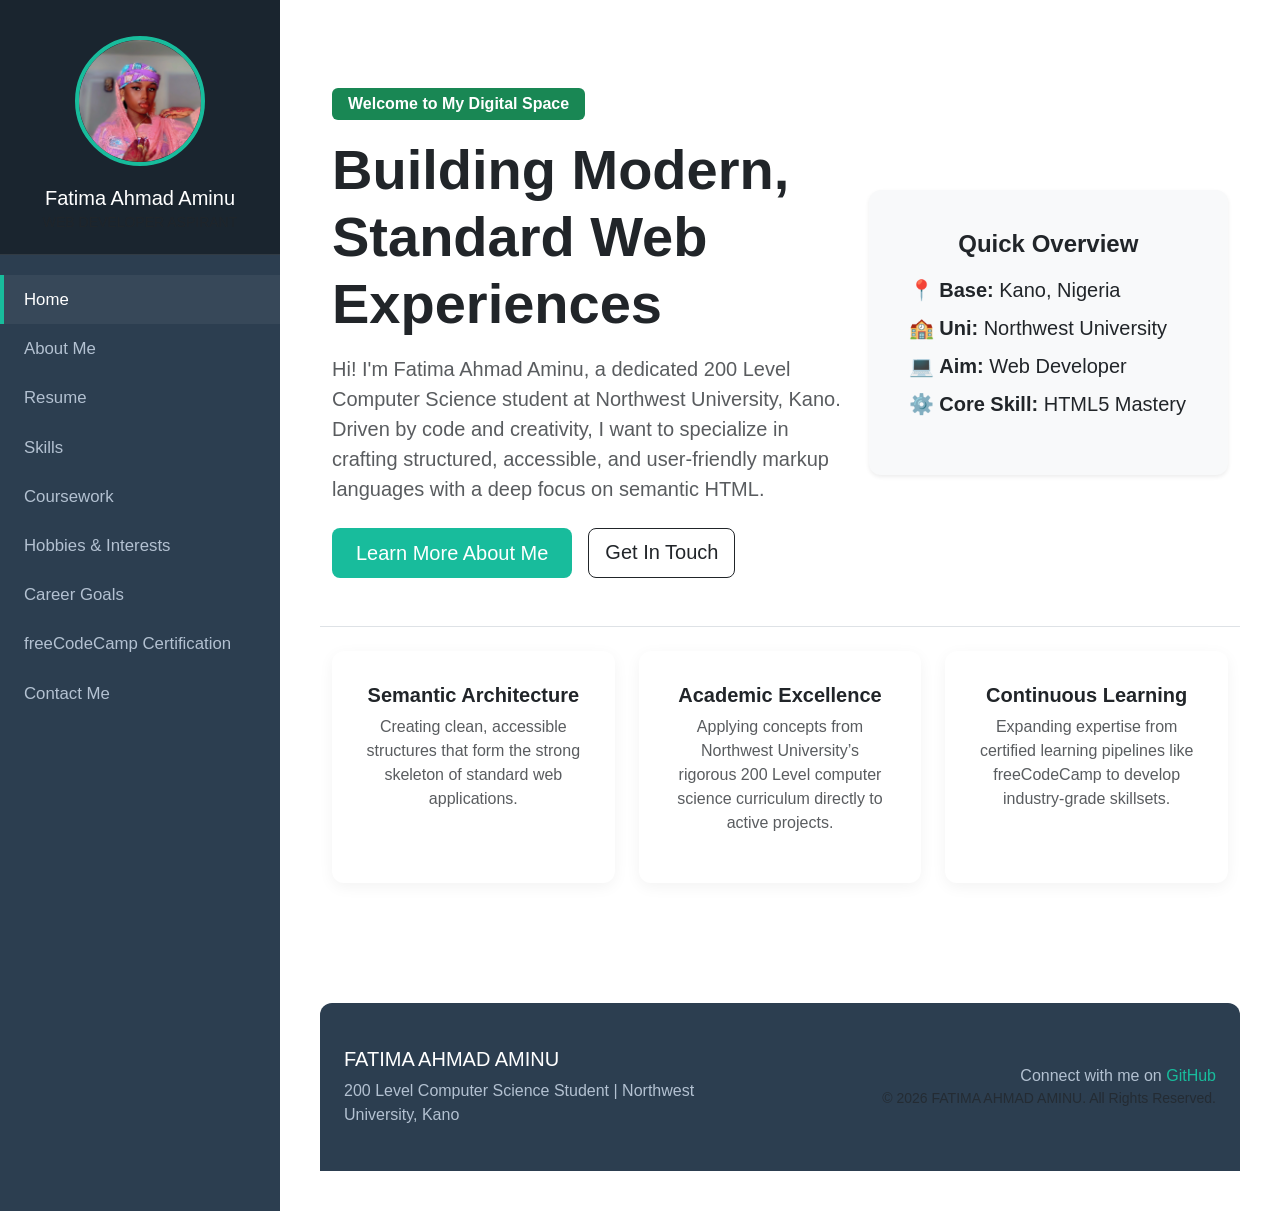
<file: index.html>
<!DOCTYPE html>
<html lang="en">
<head>
    <meta charset="UTF-8">
    <meta name="viewport" content="width=device-width, initial-scale=1.0">
    <title>FATIMA AHMAD AMINU - Professional Portfolio</title>
    <!-- Bootstrap 5 CSS CDN -->
    <link href="https://cdn.jsdelivr.net/npm/bootstrap@5.3.2/dist/css/bootstrap.min.css" rel="stylesheet">
    <link rel="stylesheet" href="style.css">
    <script src="script.js" defer></script>
</head>
<body>

<div id="wrapper">
    <!-- Sidebar -->
    <nav id="sidebar">
        <div class="sidebar-header">
            <div class="profile-img-container pt-3">
                <img src="profile.jpg" alt="FATIMA AHMAD AMINU Profile Picture">
            </div>
            <h5 class="mt-2 mb-0 text-white font-weight-bold">Fatima Ahmad Aminu</h5>
            <small class="text-muted text-uppercase">Web Developer Aspirant</small>
        </div>

        <ul class="list-unstyled components">
            <li><a href="index.html">Home</a></li>
            <li><a href="about.html">About Me</a></li>
            <li><a href="resume.html">Resume</a></li>
            <li><a href="skills.html">Skills</a></li>
            <li><a href="coursework.html">Coursework</a></li>
            <li><a href="hobbies.html">Hobbies & Interests</a></li>
            <li><a href="goals.html">Career Goals</a></li>
            <li><a href="fcc_journey.html">freeCodeCamp Certification</a></li>
            <li><a href="contact.html">Contact Me</a></li>
        </ul>
    </nav>

    <!-- Page Content -->
    <div id="content">
        <!-- Top Responsive Bar -->
        <nav class="navbar navbar-expand-lg navbar-light bg-light d-lg-none mb-4 shadow-sm rounded">
            <div class="container-fluid">
                <button type="button" id="sidebarCollapse" class="btn btn-dark">
                    <span class="navbar-toggler-icon"></span> Menu
                </button>
                <span class="navbar-brand ms-3">FATIMA AHMAD AMINU</span>
            </div>
        </nav>

        <main>
            <section class="hero-section py-5">
    <div class="container">
        <div class="row align-items-center">
            <div class="col-lg-7">
                <span class="badge bg-success mb-3 px-3 py-2 fs-6">Welcome to My Digital Space</span>
                <h1 class="display-4 fw-bold text-dark">Building Modern, Standard Web Experiences</h1>
                <p class="lead text-muted mt-3">
                    Hi! I'm <strong>Fatima Ahmad Aminu</strong>, a dedicated 200 Level Computer Science student at <strong>Northwest University, Kano</strong>. Driven by code and creativity, I want to specialize in crafting structured, accessible, and user-friendly markup languages with a deep focus on semantic HTML.
                </p>
                <div class="d-flex gap-3 mt-4">
                    <a href="about.html" class="btn btn-custom btn-lg">Learn More About Me</a>
                    <a href="contact.html" class="btn btn-outline-dark btn-lg">Get In Touch</a>
                </div>
            </div>
            <div class="col-lg-5 text-center mt-5 mt-lg-0">
                <div class="card p-4 shadow-sm border-0 bg-light">
                    <div class="card-body">
                        <h4 class="fw-bold mb-3">Quick Overview</h4>
                        <ul class="list-unstyled text-start fs-5">
                            <li class="mb-2">📍 <strong>Base:</strong> Kano, Nigeria</li>
                            <li class="mb-2">🏫 <strong>Uni:</strong> Northwest University</li>
                            <li class="mb-2">💻 <strong>Aim:</strong> Web Developer</li>
                            <li class="mb-2">⚙️ <strong>Core Skill:</strong> HTML5 Mastery</li>
                        </ul>
                    </div>
                </div>
            </div>
        </div>

        <div class="row mt-5 pt-4 border-top">
            <div class="col-md-4 mb-4">
                <div class="card p-3 h-100 text-center">
                    <div class="card-body">
                        <h3 class="h5 fw-bold text-dark">Semantic Architecture</h3>
                        <p class="text-muted">Creating clean, accessible structures that form the strong skeleton of standard web applications.</p>
                    </div>
                </div>
            </div>
            <div class="col-md-4 mb-4">
                <div class="card p-3 h-100 text-center">
                    <div class="card-body">
                        <h3 class="h5 fw-bold text-dark">Academic Excellence</h3>
                        <p class="text-muted">Applying concepts from Northwest University’s rigorous 200 Level computer science curriculum directly to active projects.</p>
                    </div>
                </div>
            </div>
            <div class="col-md-4 mb-4">
                <div class="card p-3 h-100 text-center">
                    <div class="card-body">
                        <h3 class="h5 fw-bold text-dark">Continuous Learning</h3>
                        <p class="text-muted">Expanding expertise from certified learning pipelines like freeCodeCamp to develop industry-grade skillsets.</p>
                    </div>
                </div>
            </div>
        </div>
    </div>
</section>
        </main>

        <!-- Footer -->
        <footer class="text-center text-lg-start mt-5">
            <div class="container p-4">
                <div class="row align-items-center">
                    <div class="col-lg-6 col-md-12 mb-4 mb-md-0 text-center text-lg-start">
                        <h5 class="text-uppercase text-white">Fatima Ahmad Aminu</h5>
                        <p class="mb-0">200 Level Computer Science Student | Northwest University, Kano</p>
                    </div>
                    <div class="col-lg-6 col-md-12 text-center text-lg-end">
                        <p class="mb-0">Connect with me on <a href="https://github.com/fateemaahmad929-dot" target="_blank">GitHub</a></p>
                        <p class="small text-muted mb-0">&copy; 2026 FATIMA AHMAD AMINU. All Rights Reserved.</p>
                    </div>
                </div>
            </div>
        </footer>
    </div>
</div>

<!-- Bootstrap 5 Bundle JS with Popper -->
<script src="https://cdn.jsdelivr.net/npm/bootstrap@5.3.2/dist/js/bootstrap.bundle.min.js"></script>
</body>
</html>
</file>
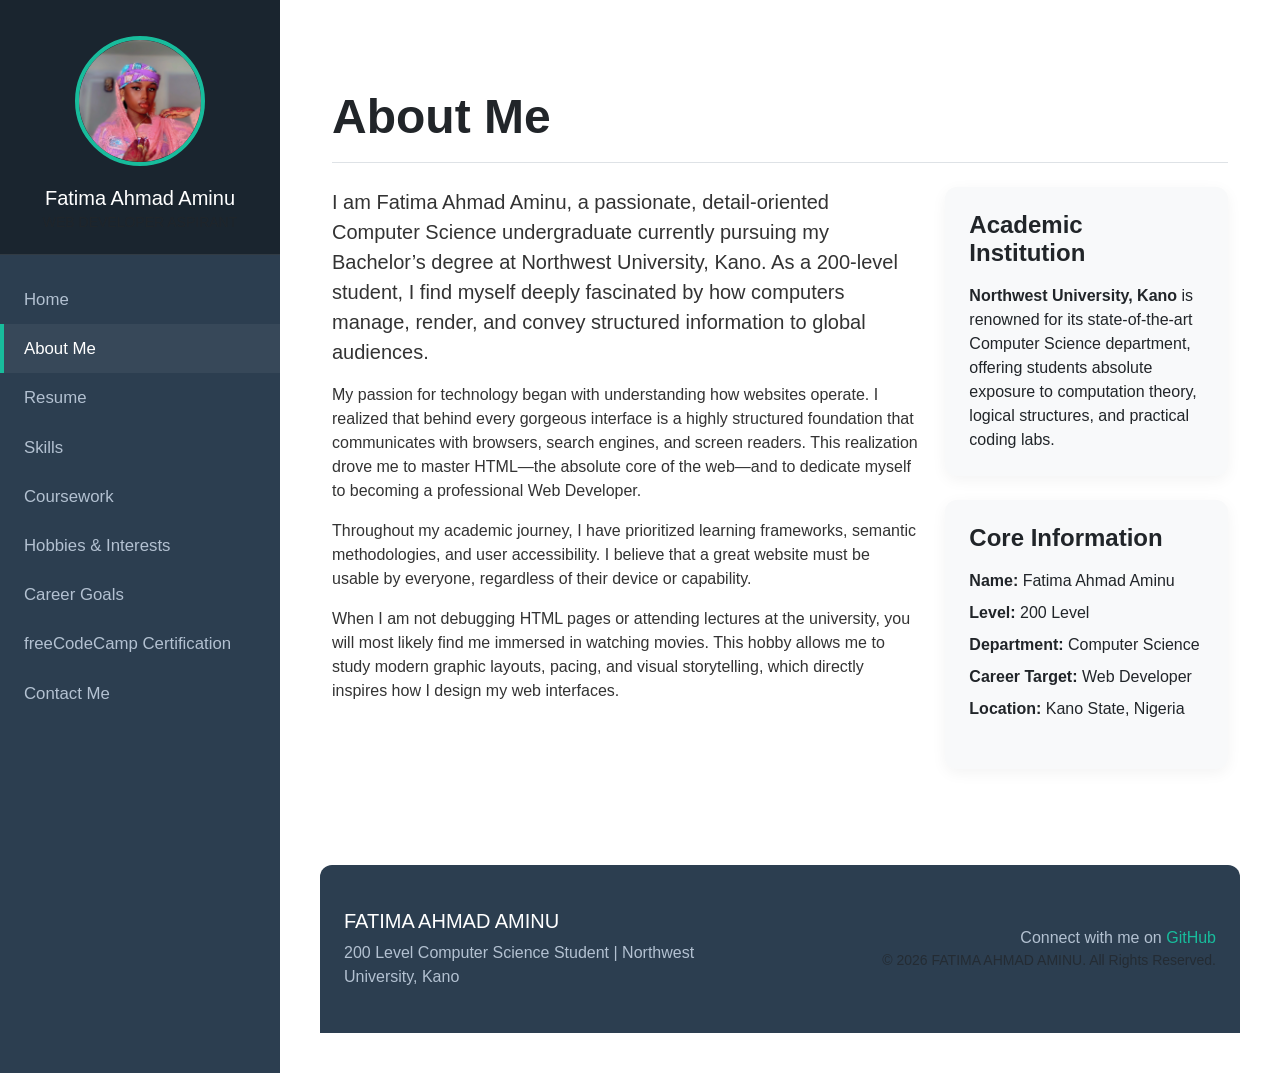
<file: about.html>
<!DOCTYPE html>
<html lang="en">
<head>
    <meta charset="UTF-8">
    <meta name="viewport" content="width=device-width, initial-scale=1.0">
    <title>FATIMA AHMAD AMINU - Professional Portfolio</title>
    <!-- Bootstrap 5 CSS CDN -->
    <link href="https://cdn.jsdelivr.net/npm/bootstrap@5.3.2/dist/css/bootstrap.min.css" rel="stylesheet">
    <link rel="stylesheet" href="style.css">
    <script src="script.js" defer></script>
</head>
<body>

<div id="wrapper">
    <!-- Sidebar -->
    <nav id="sidebar">
        <div class="sidebar-header">
            <div class="profile-img-container pt-3">
                <img src="profile.jpg" alt="FATIMA AHMAD AMINU Profile Picture">
            </div>
            <h5 class="mt-2 mb-0 text-white font-weight-bold">Fatima Ahmad Aminu</h5>
            <small class="text-muted text-uppercase">Web Developer Aspirant</small>
        </div>

        <ul class="list-unstyled components">
            <li><a href="index.html">Home</a></li>
            <li><a href="about.html">About Me</a></li>
            <li><a href="resume.html">Resume</a></li>
            <li><a href="skills.html">Skills</a></li>
            <li><a href="coursework.html">Coursework</a></li>
            <li><a href="hobbies.html">Hobbies & Interests</a></li>
            <li><a href="goals.html">Career Goals</a></li>
            <li><a href="fcc_journey.html">freeCodeCamp Certification</a></li>
            <li><a href="contact.html">Contact Me</a></li>
        </ul>
    </nav>

    <!-- Page Content -->
    <div id="content">
        <!-- Top Responsive Bar -->
        <nav class="navbar navbar-expand-lg navbar-light bg-light d-lg-none mb-4 shadow-sm rounded">
            <div class="container-fluid">
                <button type="button" id="sidebarCollapse" class="btn btn-dark">
                    <span class="navbar-toggler-icon"></span> Menu
                </button>
                <span class="navbar-brand ms-3">FATIMA AHMAD AMINU</span>
            </div>
        </nav>

        <main>
            <section class="about-section py-5">
    <div class="container">
        <h2 class="display-5 fw-bold text-dark border-bottom pb-3 mb-4">About Me</h2>
        
        <div class="row">
            <div class="col-lg-8">
                <p class="lead">
                    I am <strong>Fatima Ahmad Aminu</strong>, a passionate, detail-oriented Computer Science undergraduate currently pursuing my Bachelor’s degree at <strong>Northwest University, Kano</strong>. As a 200-level student, I find myself deeply fascinated by how computers manage, render, and convey structured information to global audiences.
                </p>
                <p>
                    My passion for technology began with understanding how websites operate. I realized that behind every gorgeous interface is a highly structured foundation that communicates with browsers, search engines, and screen readers. This realization drove me to master HTML—the absolute core of the web—and to dedicate myself to becoming a professional Web Developer.
                </p>
                <p>
                    Throughout my academic journey, I have prioritized learning frameworks, semantic methodologies, and user accessibility. I believe that a great website must be usable by everyone, regardless of their device or capability. 
                </p>
                <p>
                    When I am not debugging HTML pages or attending lectures at the university, you will most likely find me immersed in watching movies. This hobby allows me to study modern graphic layouts, pacing, and visual storytelling, which directly inspires how I design my web interfaces.
                </p>
            </div>
            <div class="col-lg-4">
                <div class="card bg-light border-0 p-4 mb-4">
                    <h3 class="h4 fw-bold mb-3">Academic Institution</h3>
                    <p class="mb-0"><strong>Northwest University, Kano</strong> is renowned for its state-of-the-art Computer Science department, offering students absolute exposure to computation theory, logical structures, and practical coding labs.</p>
                </div>
                <div class="card bg-light border-0 p-4">
                    <h3 class="h4 fw-bold mb-3">Core Information</h3>
                    <ul class="list-unstyled">
                        <li class="mb-2"><strong>Name:</strong> Fatima Ahmad Aminu</li>
                        <li class="mb-2"><strong>Level:</strong> 200 Level</li>
                        <li class="mb-2"><strong>Department:</strong> Computer Science</li>
                        <li class="mb-2"><strong>Career Target:</strong> Web Developer</li>
                        <li class="mb-2"><strong>Location:</strong> Kano State, Nigeria</li>
                    </ul>
                </div>
            </div>
        </div>
    </div>
</section>
        </main>

        <!-- Footer -->
        <footer class="text-center text-lg-start mt-5">
            <div class="container p-4">
                <div class="row align-items-center">
                    <div class="col-lg-6 col-md-12 mb-4 mb-md-0 text-center text-lg-start">
                        <h5 class="text-uppercase text-white">Fatima Ahmad Aminu</h5>
                        <p class="mb-0">200 Level Computer Science Student | Northwest University, Kano</p>
                    </div>
                    <div class="col-lg-6 col-md-12 text-center text-lg-end">
                        <p class="mb-0">Connect with me on <a href="https://github.com/fateemaahmad929-dot" target="_blank">GitHub</a></p>
                        <p class="small text-muted mb-0">&copy; 2026 FATIMA AHMAD AMINU. All Rights Reserved.</p>
                    </div>
                </div>
            </div>
        </footer>
    </div>
</div>

<!-- Bootstrap 5 Bundle JS with Popper -->
<script src="https://cdn.jsdelivr.net/npm/bootstrap@5.3.2/dist/js/bootstrap.bundle.min.js"></script>
</body>
</html>
</file>
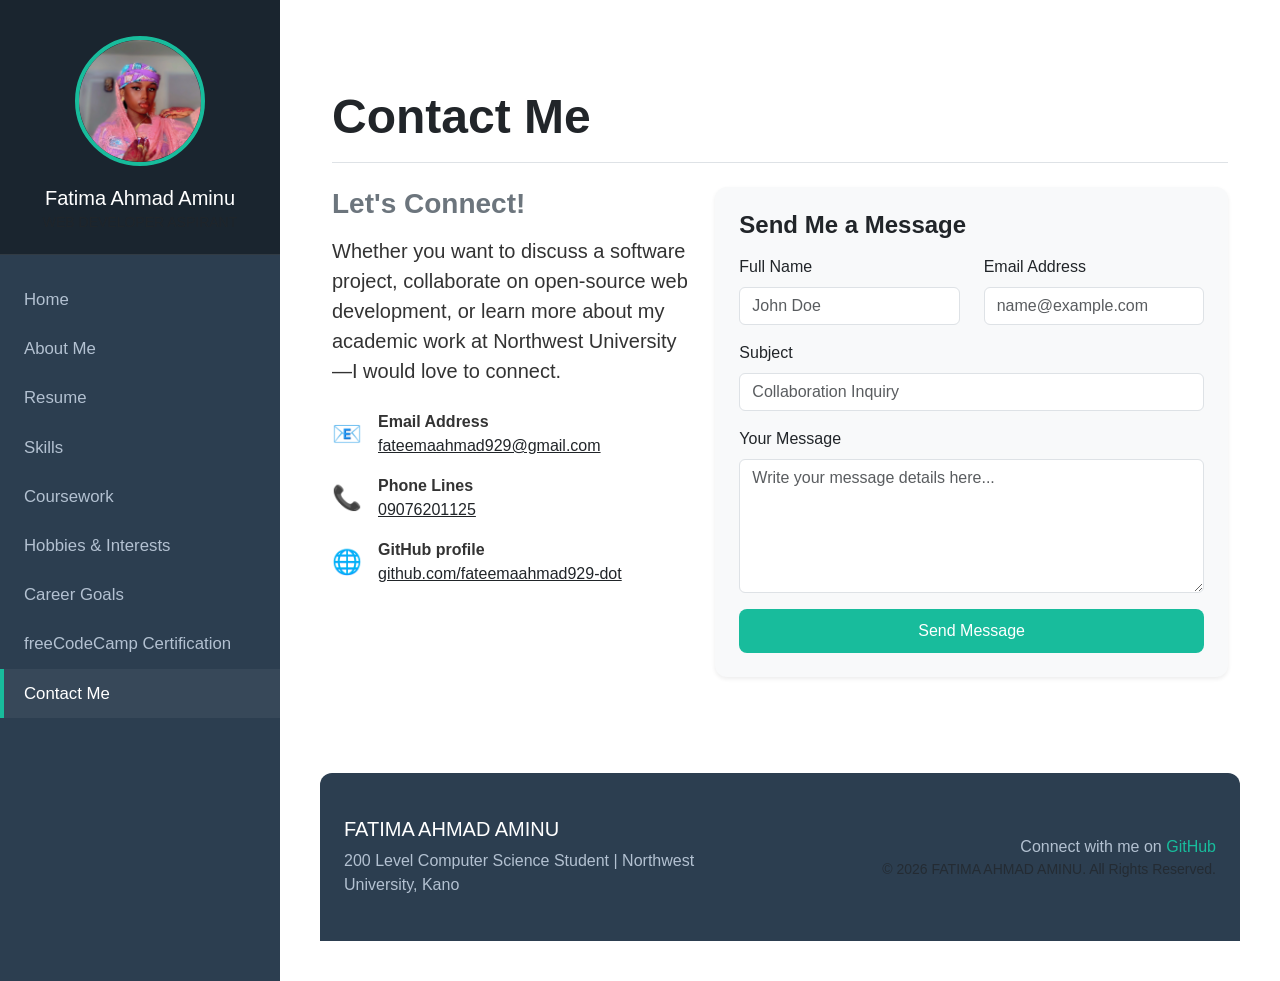
<file: contact.html>
<!DOCTYPE html>
<html lang="en">
<head>
    <meta charset="UTF-8">
    <meta name="viewport" content="width=device-width, initial-scale=1.0">
    <title>FATIMA AHMAD AMINU - Professional Portfolio</title>
    <!-- Bootstrap 5 CSS CDN -->
    <link href="https://cdn.jsdelivr.net/npm/bootstrap@5.3.2/dist/css/bootstrap.min.css" rel="stylesheet">
    <link rel="stylesheet" href="style.css">
    <script src="script.js" defer></script>
</head>
<body>

<div id="wrapper">
    <!-- Sidebar -->
    <nav id="sidebar">
        <div class="sidebar-header">
            <div class="profile-img-container pt-3">
                <img src="profile.jpg" alt="FATIMA AHMAD AMINU Profile Picture">
            </div>
            <h5 class="mt-2 mb-0 text-white font-weight-bold">Fatima Ahmad Aminu</h5>
            <small class="text-muted text-uppercase">Web Developer Aspirant</small>
        </div>

        <ul class="list-unstyled components">
            <li><a href="index.html">Home</a></li>
            <li><a href="about.html">About Me</a></li>
            <li><a href="resume.html">Resume</a></li>
            <li><a href="skills.html">Skills</a></li>
            <li><a href="coursework.html">Coursework</a></li>
            <li><a href="hobbies.html">Hobbies & Interests</a></li>
            <li><a href="goals.html">Career Goals</a></li>
            <li><a href="fcc_journey.html">freeCodeCamp Certification</a></li>
            <li><a href="contact.html">Contact Me</a></li>
        </ul>
    </nav>

    <!-- Page Content -->
    <div id="content">
        <!-- Top Responsive Bar -->
        <nav class="navbar navbar-expand-lg navbar-light bg-light d-lg-none mb-4 shadow-sm rounded">
            <div class="container-fluid">
                <button type="button" id="sidebarCollapse" class="btn btn-dark">
                    <span class="navbar-toggler-icon"></span> Menu
                </button>
                <span class="navbar-brand ms-3">FATIMA AHMAD AMINU</span>
            </div>
        </nav>

        <main>
            <section class="contact-section py-5">
    <div class="container">
        <h2 class="display-5 fw-bold text-dark border-bottom pb-3 mb-4">Contact Me</h2>
        
        <div class="row">
            <!-- Info Column -->
            <div class="col-lg-5 mb-5 mb-lg-0">
                <h3 class="fw-bold text-secondary mb-3">Let's Connect!</h3>
                <p class="lead">
                    Whether you want to discuss a software project, collaborate on open-source web development, or learn more about my academic work at Northwest University—I would love to connect.
                </p>
                
                <div class="mt-4">
                    <div class="d-flex align-items-center mb-3">
                        <span class="fs-4 me-3">📧</span>
                        <div>
                            <strong>Email Address</strong><br>
                            <a href="mailto:fateemaahmad929@gmail.com" class="text-dark">fateemaahmad929@gmail.com</a>
                        </div>
                    </div>

                    <div class="d-flex align-items-center mb-3">
                        <span class="fs-4 me-3">📞</span>
                        <div>
                            <strong>Phone Lines</strong><br>
                            <a href="tel:09076201125" class="text-dark">09076201125</a>
                        </div>
                    </div>

                    <div class="d-flex align-items-center mb-3">
                        <span class="fs-4 me-3">🌐</span>
                        <div>
                            <strong>GitHub profile</strong><br>
                            <a href="https://github.com/fateemaahmad929-dot" target="_blank" class="text-dark">github.com/fateemaahmad929-dot</a>
                        </div>
                    </div>
                </div>
            </div>

            <!-- Form Column -->
            <div class="col-lg-7">
                <div class="card border-0 bg-light p-4 shadow-sm">
                    <h4 class="fw-bold mb-3">Send Me a Message</h4>
                    <form action="#" method="POST" onsubmit="event.preventDefault(); alert('Thank you for reaching out! Fatima will respond to you shortly.');">
                        <div class="row">
                            <div class="col-md-6 mb-3">
                                <label for="name" class="form-label">Full Name</label>
                                <input type="text" class="form-control" id="name" placeholder="John Doe" required>
                            </div>
                            <div class="col-md-6 mb-3">
                                <label for="email" class="form-label">Email Address</label>
                                <input type="email" class="form-control" id="email" placeholder="name@example.com" required>
                            </div>
                        </div>
                        <div class="mb-3">
                            <label for="subject" class="form-label">Subject</label>
                            <input type="text" class="form-control" id="subject" placeholder="Collaboration Inquiry" required>
                        </div>
                        <div class="mb-3">
                            <label for="message" class="form-label">Your Message</label>
                            <textarea class="form-control" id="message" rows="5" placeholder="Write your message details here..." required></textarea>
                        </div>
                        <button type="submit" class="btn btn-custom w-100">Send Message</button>
                    </form>
                </div>
            </div>
        </div>
    </div>
</section>
        </main>

        <!-- Footer -->
        <footer class="text-center text-lg-start mt-5">
            <div class="container p-4">
                <div class="row align-items-center">
                    <div class="col-lg-6 col-md-12 mb-4 mb-md-0 text-center text-lg-start">
                        <h5 class="text-uppercase text-white">Fatima Ahmad Aminu</h5>
                        <p class="mb-0">200 Level Computer Science Student | Northwest University, Kano</p>
                    </div>
                    <div class="col-lg-6 col-md-12 text-center text-lg-end">
                        <p class="mb-0">Connect with me on <a href="https://github.com/fateemaahmad929-dot" target="_blank">GitHub</a></p>
                        <p class="small text-muted mb-0">&copy; 2026 FATIMA AHMAD AMINU. All Rights Reserved.</p>
                    </div>
                </div>
            </div>
        </footer>
    </div>
</div>

<!-- Bootstrap 5 Bundle JS with Popper -->
<script src="https://cdn.jsdelivr.net/npm/bootstrap@5.3.2/dist/js/bootstrap.bundle.min.js"></script>
</body>
</html>
</file>
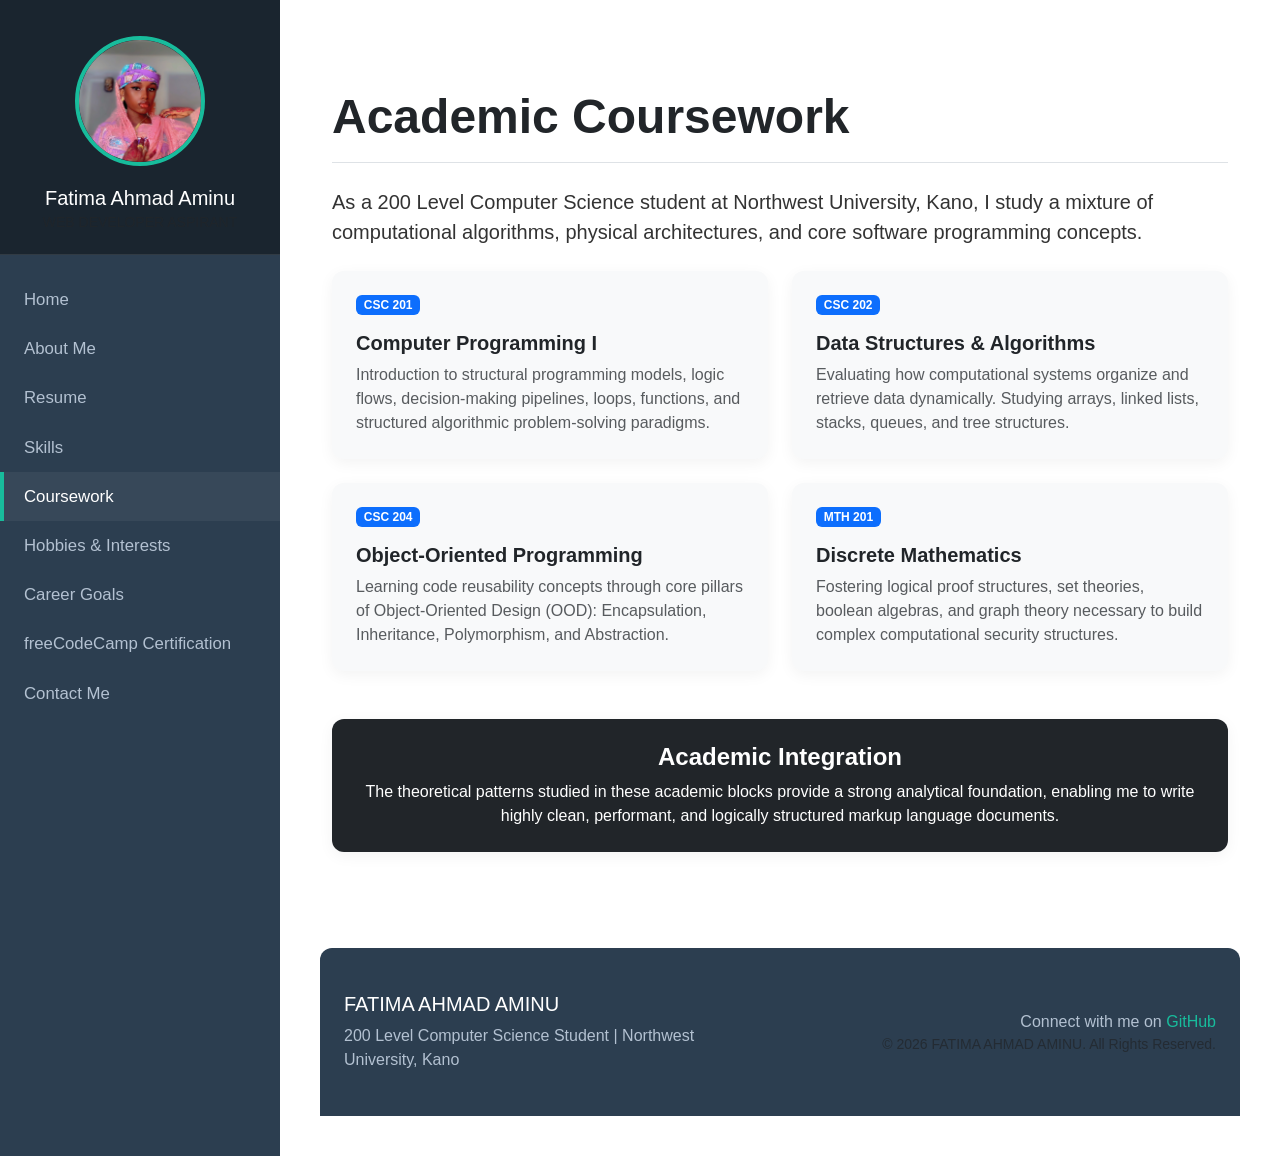
<file: coursework.html>
<!DOCTYPE html>
<html lang="en">
<head>
    <meta charset="UTF-8">
    <meta name="viewport" content="width=device-width, initial-scale=1.0">
    <title>FATIMA AHMAD AMINU - Professional Portfolio</title>
    <!-- Bootstrap 5 CSS CDN -->
    <link href="https://cdn.jsdelivr.net/npm/bootstrap@5.3.2/dist/css/bootstrap.min.css" rel="stylesheet">
    <link rel="stylesheet" href="style.css">
    <script src="script.js" defer></script>
</head>
<body>

<div id="wrapper">
    <!-- Sidebar -->
    <nav id="sidebar">
        <div class="sidebar-header">
            <div class="profile-img-container pt-3">
                <img src="profile.jpg" alt="FATIMA AHMAD AMINU Profile Picture">
            </div>
            <h5 class="mt-2 mb-0 text-white font-weight-bold">Fatima Ahmad Aminu</h5>
            <small class="text-muted text-uppercase">Web Developer Aspirant</small>
        </div>

        <ul class="list-unstyled components">
            <li><a href="index.html">Home</a></li>
            <li><a href="about.html">About Me</a></li>
            <li><a href="resume.html">Resume</a></li>
            <li><a href="skills.html">Skills</a></li>
            <li><a href="coursework.html">Coursework</a></li>
            <li><a href="hobbies.html">Hobbies & Interests</a></li>
            <li><a href="goals.html">Career Goals</a></li>
            <li><a href="fcc_journey.html">freeCodeCamp Certification</a></li>
            <li><a href="contact.html">Contact Me</a></li>
        </ul>
    </nav>

    <!-- Page Content -->
    <div id="content">
        <!-- Top Responsive Bar -->
        <nav class="navbar navbar-expand-lg navbar-light bg-light d-lg-none mb-4 shadow-sm rounded">
            <div class="container-fluid">
                <button type="button" id="sidebarCollapse" class="btn btn-dark">
                    <span class="navbar-toggler-icon"></span> Menu
                </button>
                <span class="navbar-brand ms-3">FATIMA AHMAD AMINU</span>
            </div>
        </nav>

        <main>
            <section class="coursework-section py-5">
    <div class="container">
        <h2 class="display-5 fw-bold text-dark border-bottom pb-3 mb-4">Academic Coursework</h2>
        <p class="lead mb-4">As a 200 Level Computer Science student at <strong>Northwest University, Kano</strong>, I study a mixture of computational algorithms, physical architectures, and core software programming concepts.</p>

        <div class="row">
            <!-- Course 1 -->
            <div class="col-md-6 mb-4">
                <div class="card h-100 p-4 border-0 bg-light">
                    <span class="badge bg-primary align-self-start mb-3">CSC 201</span>
                    <h3 class="h5 fw-bold mb-2">Computer Programming I</h3>
                    <p class="text-muted mb-0">Introduction to structural programming models, logic flows, decision-making pipelines, loops, functions, and structured algorithmic problem-solving paradigms.</p>
                </div>
            </div>

            <!-- Course 2 -->
            <div class="col-md-6 mb-4">
                <div class="card h-100 p-4 border-0 bg-light">
                    <span class="badge bg-primary align-self-start mb-3">CSC 202</span>
                    <h3 class="h5 fw-bold mb-2">Data Structures & Algorithms</h3>
                    <p class="text-muted mb-0">Evaluating how computational systems organize and retrieve data dynamically. Studying arrays, linked lists, stacks, queues, and tree structures.</p>
                </div>
            </div>

            <!-- Course 3 -->
            <div class="col-md-6 mb-4">
                <div class="card h-100 p-4 border-0 bg-light">
                    <span class="badge bg-primary align-self-start mb-3">CSC 204</span>
                    <h3 class="h5 fw-bold mb-2">Object-Oriented Programming</h3>
                    <p class="text-muted mb-0">Learning code reusability concepts through core pillars of Object-Oriented Design (OOD): Encapsulation, Inheritance, Polymorphism, and Abstraction.</p>
                </div>
            </div>

            <!-- Course 4 -->
            <div class="col-md-6 mb-4">
                <div class="card h-100 p-4 border-0 bg-light">
                    <span class="badge bg-primary align-self-start mb-3">MTH 201</span>
                    <h3 class="h5 fw-bold mb-2">Discrete Mathematics</h3>
                    <p class="text-muted mb-0">Fostering logical proof structures, set theories, boolean algebras, and graph theory necessary to build complex computational security structures.</p>
                </div>
            </div>
        </div>

        <div class="card mt-4 p-4 border-0 bg-dark text-white text-center">
            <h4 class="fw-bold mb-2">Academic Integration</h4>
            <p class="mb-0">The theoretical patterns studied in these academic blocks provide a strong analytical foundation, enabling me to write highly clean, performant, and logically structured markup language documents.</p>
        </div>
    </div>
</section>
        </main>

        <!-- Footer -->
        <footer class="text-center text-lg-start mt-5">
            <div class="container p-4">
                <div class="row align-items-center">
                    <div class="col-lg-6 col-md-12 mb-4 mb-md-0 text-center text-lg-start">
                        <h5 class="text-uppercase text-white">Fatima Ahmad Aminu</h5>
                        <p class="mb-0">200 Level Computer Science Student | Northwest University, Kano</p>
                    </div>
                    <div class="col-lg-6 col-md-12 text-center text-lg-end">
                        <p class="mb-0">Connect with me on <a href="https://github.com/fateemaahmad929-dot" target="_blank">GitHub</a></p>
                        <p class="small text-muted mb-0">&copy; 2026 FATIMA AHMAD AMINU. All Rights Reserved.</p>
                    </div>
                </div>
            </div>
        </footer>
    </div>
</div>

<!-- Bootstrap 5 Bundle JS with Popper -->
<script src="https://cdn.jsdelivr.net/npm/bootstrap@5.3.2/dist/js/bootstrap.bundle.min.js"></script>
</body>
</html>
</file>
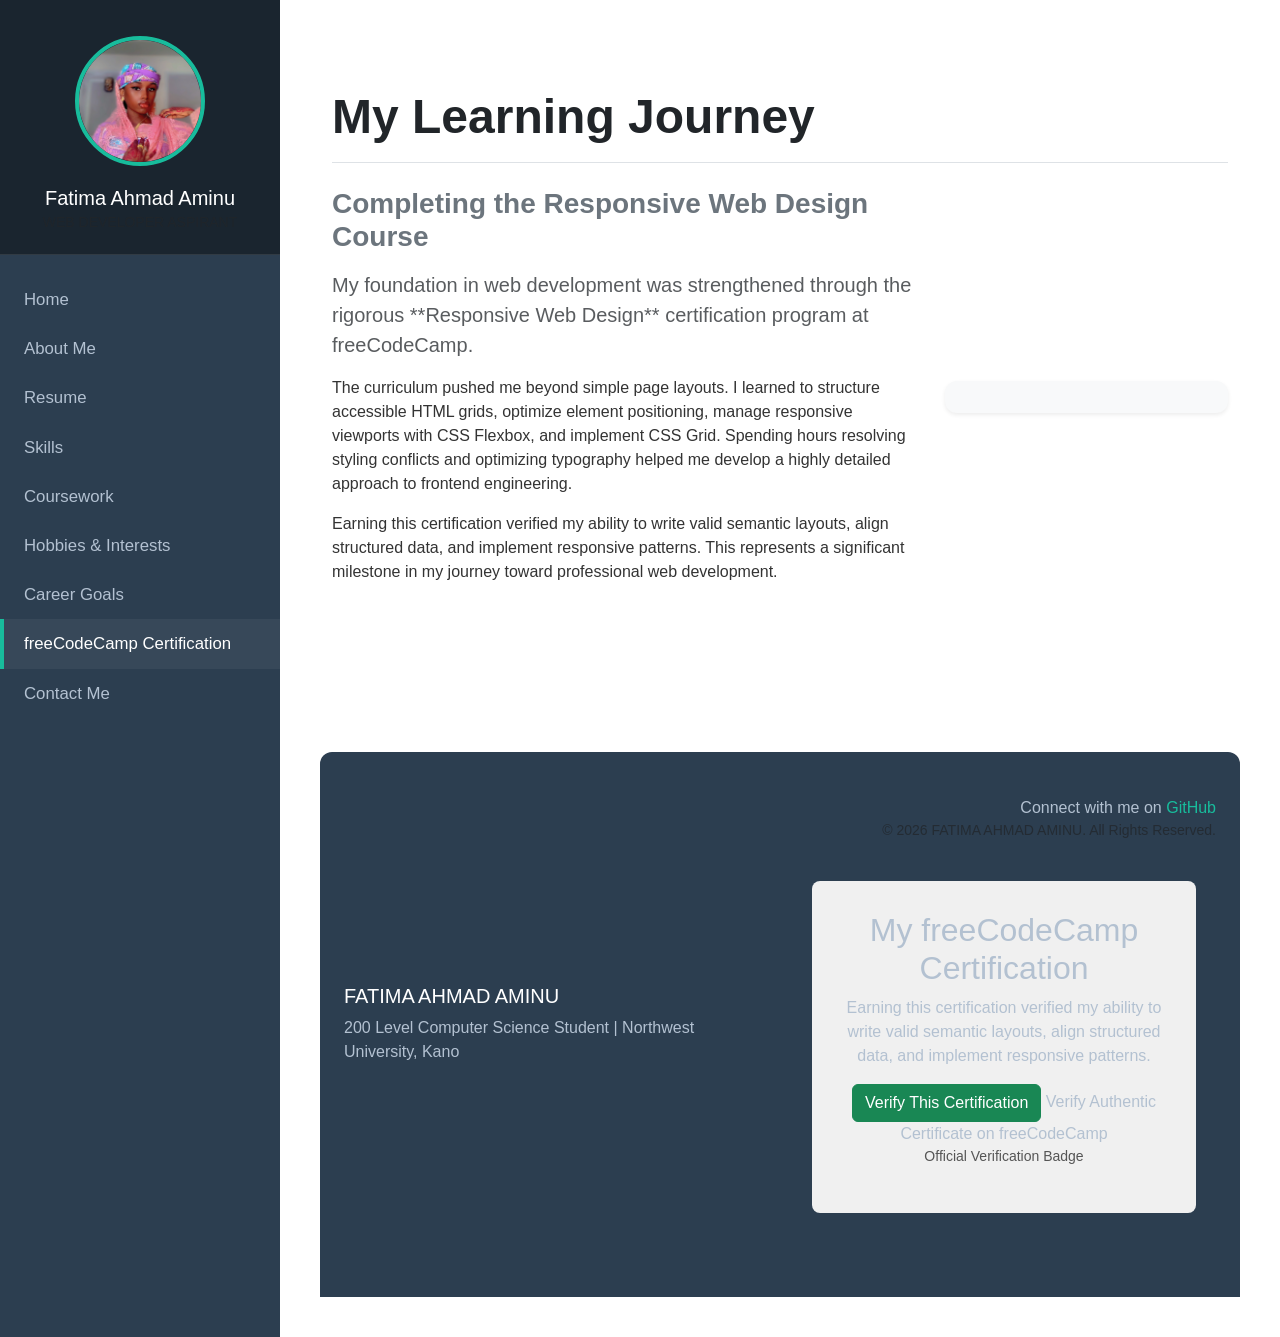
<file: fcc_journey.html>
<!DOCTYPE html>
<html lang="en">
<head>
    <meta charset="UTF-8">
    <meta name="viewport" content="width=device-width, initial-scale=1.0">
    <title>FATIMA AHMAD AMINU - Professional Portfolio</title>
    <!-- Bootstrap 5 CSS CDN -->
    <link href="https://cdn.jsdelivr.net/npm/bootstrap@5.3.2/dist/css/bootstrap.min.css" rel="stylesheet">
    <link rel="stylesheet" href="style.css">
    <script src="script.js" defer></script>
</head>
<body>

<div id="wrapper">
    <!-- Sidebar -->
    <nav id="sidebar">
        <div class="sidebar-header">
            <div class="profile-img-container pt-3">
                <img src="profile.jpg" alt="FATIMA AHMAD AMINU Profile Picture">
            </div>
            <h5 class="mt-2 mb-0 text-white font-weight-bold">Fatima Ahmad Aminu</h5>
            <small class="text-muted text-uppercase">Web Developer Aspirant</small>
        </div>

        <ul class="list-unstyled components">
            <li><a href="index.html">Home</a></li>
            <li><a href="about.html">About Me</a></li>
            <li><a href="resume.html">Resume</a></li>
            <li><a href="skills.html">Skills</a></li>
            <li><a href="coursework.html">Coursework</a></li>
            <li><a href="hobbies.html">Hobbies & Interests</a></li>
            <li><a href="goals.html">Career Goals</a></li>
            <li><a href="fcc_journey.html">freeCodeCamp Certification</a></li>
            <li><a href="contact.html">Contact Me</a></li>
        </ul>
    </nav>

    <!-- Page Content -->
    <div id="content">
        <!-- Top Responsive Bar -->
        <nav class="navbar navbar-expand-lg navbar-light bg-light d-lg-none mb-4 shadow-sm rounded">
            <div class="container-fluid">
                <button type="button" id="sidebarCollapse" class="btn btn-dark">
                    <span class="navbar-toggler-icon"></span> Menu
                </button>
                <span class="navbar-brand ms-3">FATIMA AHMAD AMINU</span>
            </div>
        </nav>

        <main>
            <section class="fcc-section py-5">
    <div class="container">
        <h2 class="display-5 fw-bold text-dark border-bottom pb-3 mb-4">My Learning Journey</h2>
        
        <div class="row align-items-center mb-5">
            <div class="col-lg-8">
                <h3 class="fw-bold text-secondary mb-3">Completing the Responsive Web Design Course</h3>
                <p class="lead text-muted">
                    My foundation in web development was strengthened through the rigorous **Responsive Web Design** certification program at freeCodeCamp.
                </p>
                <p>
                    The curriculum pushed me beyond simple page layouts. I learned to structure accessible HTML grids, optimize element positioning, manage responsive viewports with CSS Flexbox, and implement CSS Grid. Spending hours resolving styling conflicts and optimizing typography helped me develop a highly detailed approach to frontend engineering.
                </p>
                <p>
                    Earning this certification verified my ability to write valid semantic layouts, align structured data, and implement responsive patterns. This represents a significant milestone in my journey toward professional web development.
                </p>
                <div class="mt-4">
                </div>
            </div>
            <div class="col-lg-4 text-center mt-4 mt-lg-0">
                <div class="card border-0 p-3 shadow-sm bg-light">
                </div>
            </div>
        </div>
    </div>
</section>
        </main>

        <!-- Footer -->
        <footer class="text-center text-lg-start mt-5">
            <div class="container p-4">
                <div class="row align-items-center">
                    <div class="col-lg-6 col-md-12 mb-4 mb-md-0 text-center text-lg-start">
                        <h5 class="text-uppercase text-white">Fatima Ahmad Aminu</h5>
                        <p class="mb-0">200 Level Computer Science Student | Northwest University, Kano</p>
                    </div>
                    <div class="col-lg-6 col-md-12 text-center text-lg-end">
                        <p class="mb-0">Connect with me on <a href="https://github.com/fateemaahmad929-dot" target="_blank">GitHub</a></p>
                        <p class="small text-muted mb-0">&copy; 2026 FATIMA AHMAD AMINU. All Rights Reserved.</p>
<div class="cert-section">
  <h2>My freeCodeCamp Certification</h2>
  <p>Earning this certification verified my ability to write valid semantic layouts, align structured data, and implement responsive patterns.</p>

  <a href="https://www.freecodecamp.org/certification/fcc-f00b90d8-6c71-4f90-96c6-48e14bdfee5c/responsive-web-design" class="btn btn-success" target="_blank"> Verify This Certification</a>
    Verify Authentic Certificate on freeCodeCamp
  </a>
  <p class="badge-text">Official Verification Badge</p>
</div>

<style>
.cert-section {
  background: #f0f0f0;
  padding: 30px;
  border-radius: 8px;
  margin: 40px 20px;
  text-align: center;
}
.verify-btn {
  display: inline-block;
  background: #0a0a23;
  color: white;
  padding: 15px 25px;
  text-decoration: none;
  border-radius: 4px;
  font-weight: bold;
  margin: 15px 0;
}
.verify-btn:hover { background: #1b1b32; }
.badge-text { color: #555; font-size: 14px; }
</style>
                    </div>
                </div>
            </div>
        </footer>
    </div>
</div>

<!-- Bootstrap 5 Bundle JS with Popper -->
<script src="https://cdn.jsdelivr.net/npm/bootstrap@5.3.2/dist/js/bootstrap.bundle.min.js"></script>
</body>
</html>
</file>
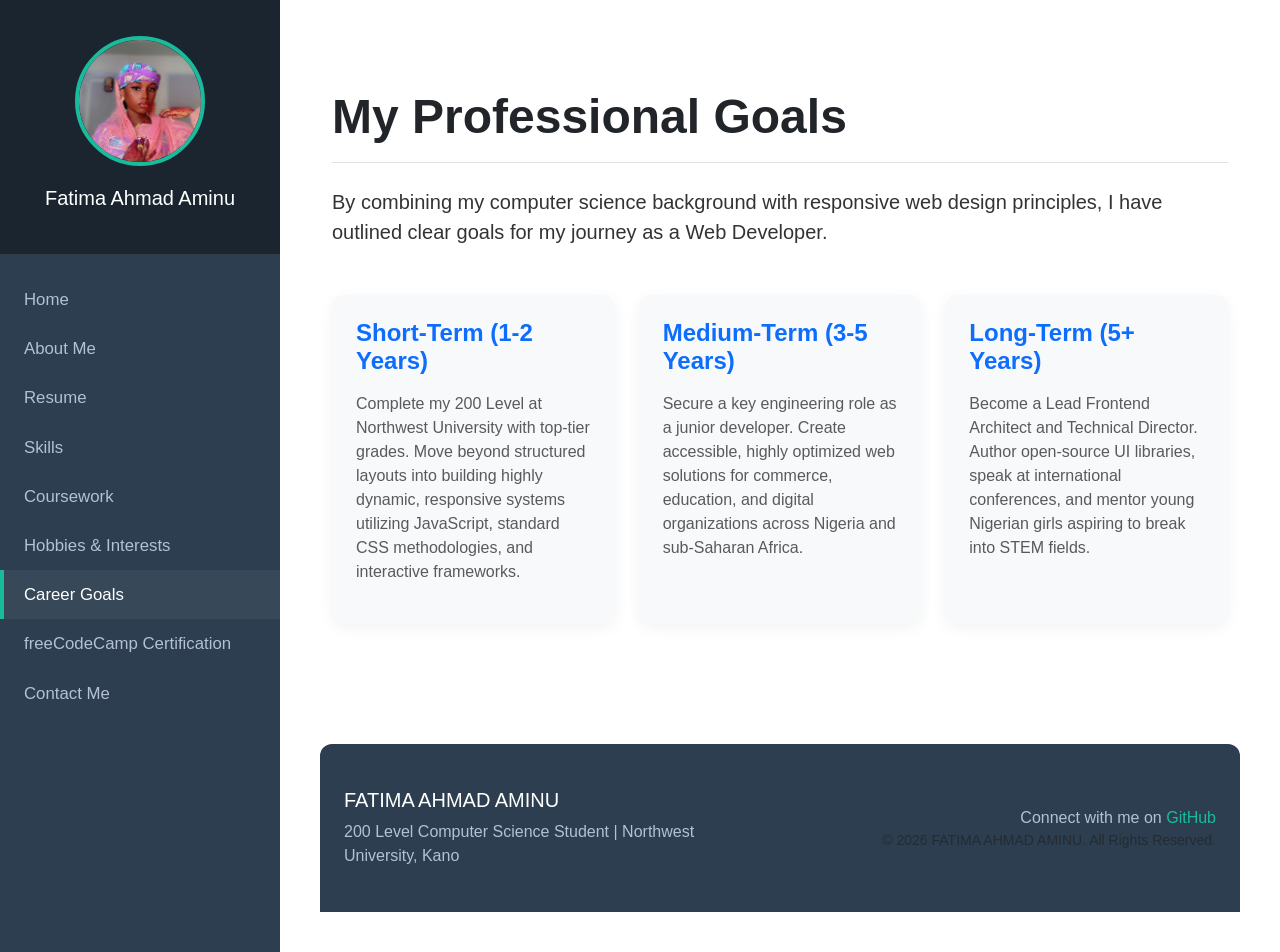
<file: goals.html>
<!DOCTYPE html>
<html lang="en">
<head>
    <meta charset="UTF-8">
    <meta name="viewport" content="width=device-width, initial-scale=1.0">
    <title>FATIMA AHMAD AMINU - Professional Portfolio</title>
    <!-- Bootstrap 5 CSS CDN -->
    <link href="https://cdn.jsdelivr.net/npm/bootstrap@5.3.2/dist/css/bootstrap.min.css" rel="stylesheet">
    <link rel="stylesheet" href="style.css">
    <script src="script.js" defer></script>
</head>
<body>

<div id="wrapper">
    <!-- Sidebar -->
    <nav id="sidebar">
        <div class="sidebar-header">
            <div class="profile-img-container pt-3">
                <img src="profile.jpg" alt="FATIMA AHMAD AMINU Profile Picture">
            </div>
            <h5 class="mt-2 mb-0 text-white font-weight-bold">Fatima Ahmad Aminu</h5>
            <small class="text-muted text-uppercase">Web Developer Aspirant</small>
        </div>

        <ul class="list-unstyled components">
            <li><a href="index.html">Home</a></li>
            <li><a href="about.html">About Me</a></li>
            <li><a href="resume.html">Resume</a></li>
            <li><a href="skills.html">Skills</a></li>
            <li><a href="coursework.html">Coursework</a></li>
            <li><a href="hobbies.html">Hobbies & Interests</a></li>
            <li><a href="goals.html">Career Goals</a></li>
            <li><a href="fcc_journey.html">freeCodeCamp Certification</a></li>
            <li><a href="contact.html">Contact Me</a></li>
        </ul>
    </nav>

    <!-- Page Content -->
    <div id="content">
        <!-- Top Responsive Bar -->
        <nav class="navbar navbar-expand-lg navbar-light bg-light d-lg-none mb-4 shadow-sm rounded">
            <div class="container-fluid">
                <button type="button" id="sidebarCollapse" class="btn btn-dark">
                    <span class="navbar-toggler-icon"></span> Menu
                </button>
                <span class="navbar-brand ms-3">FATIMA AHMAD AMINU</span>
            </div>
        </nav>

        <main>
            <section class="goals-section py-5">
    <div class="container">
        <h2 class="display-5 fw-bold text-dark border-bottom pb-3 mb-4">My Professional Goals</h2>
        <p class="lead mb-5">By combining my computer science background with responsive web design principles, I have outlined clear goals for my journey as a Web Developer.</p>

        <div class="row">
            <!-- Short Term -->
            <div class="col-md-4 mb-4">
                <div class="card h-100 p-4 border-0 bg-light">
                    <h3 class="h4 fw-bold text-primary mb-3">Short-Term (1-2 Years)</h3>
                    <p class="text-muted">
                        Complete my 200 Level at Northwest University with top-tier grades. Move beyond structured layouts into building highly dynamic, responsive systems utilizing JavaScript, standard CSS methodologies, and interactive frameworks.
                    </p>
                </div>
            </div>

            <!-- Medium Term -->
            <div class="col-md-4 mb-4">
                <div class="card h-100 p-4 border-0 bg-light">
                    <h3 class="h4 fw-bold text-primary mb-3">Medium-Term (3-5 Years)</h3>
                    <p class="text-muted">
                        Secure a key engineering role as a junior developer. Create accessible, highly optimized web solutions for commerce, education, and digital organizations across Nigeria and sub-Saharan Africa.
                    </p>
                </div>
            </div>

            <!-- Long Term -->
            <div class="col-md-4 mb-4">
                <div class="card h-100 p-4 border-0 bg-light">
                    <h3 class="h4 fw-bold text-primary mb-3">Long-Term (5+ Years)</h3>
                    <p class="text-muted">
                        Become a Lead Frontend Architect and Technical Director. Author open-source UI libraries, speak at international conferences, and mentor young Nigerian girls aspiring to break into STEM fields.
                    </p>
                </div>
            </div>
        </div>
    </div>
</section>
        </main>

        <!-- Footer -->
        <footer class="text-center text-lg-start mt-5">
            <div class="container p-4">
                <div class="row align-items-center">
                    <div class="col-lg-6 col-md-12 mb-4 mb-md-0 text-center text-lg-start">
                        <h5 class="text-uppercase text-white">Fatima Ahmad Aminu</h5>
                        <p class="mb-0">200 Level Computer Science Student | Northwest University, Kano</p>
                    </div>
                    <div class="col-lg-6 col-md-12 text-center text-lg-end">
                        <p class="mb-0">Connect with me on <a href="https://github.com/fateemaahmad929-dot" target="_blank">GitHub</a></p>
                        <p class="small text-muted mb-0">&copy; 2026 FATIMA AHMAD AMINU. All Rights Reserved.</p>
                    </div>
                </div>
            </div>
        </footer>
    </div>
</div>

<!-- Bootstrap 5 Bundle JS with Popper -->
<script src="https://cdn.jsdelivr.net/npm/bootstrap@5.3.2/dist/js/bootstrap.bundle.min.js"></script>
</body>
</html>
</file>
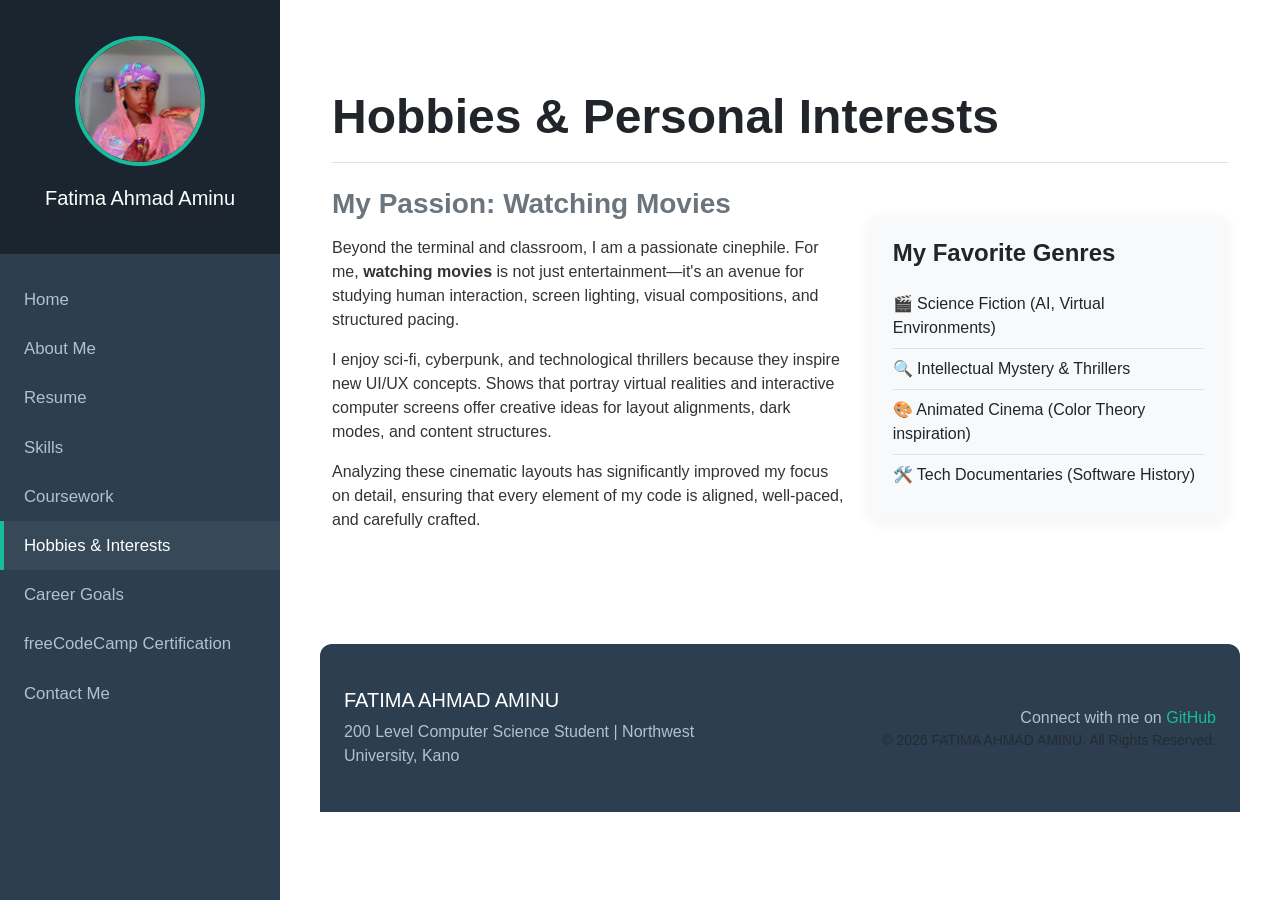
<file: hobbies.html>
<!DOCTYPE html>
<html lang="en">
<head>
    <meta charset="UTF-8">
    <meta name="viewport" content="width=device-width, initial-scale=1.0">
    <title>FATIMA AHMAD AMINU - Professional Portfolio</title>
    <!-- Bootstrap 5 CSS CDN -->
    <link href="https://cdn.jsdelivr.net/npm/bootstrap@5.3.2/dist/css/bootstrap.min.css" rel="stylesheet">
    <link rel="stylesheet" href="style.css">
    <script src="script.js" defer></script>
</head>
<body>

<div id="wrapper">
    <!-- Sidebar -->
    <nav id="sidebar">
        <div class="sidebar-header">
            <div class="profile-img-container pt-3">
                <img src="profile.jpg" alt="FATIMA AHMAD AMINU Profile Picture">
            </div>
            <h5 class="mt-2 mb-0 text-white font-weight-bold">Fatima Ahmad Aminu</h5>
            <small class="text-muted text-uppercase">Web Developer Aspirant</small>
        </div>

        <ul class="list-unstyled components">
            <li><a href="index.html">Home</a></li>
            <li><a href="about.html">About Me</a></li>
            <li><a href="resume.html">Resume</a></li>
            <li><a href="skills.html">Skills</a></li>
            <li><a href="coursework.html">Coursework</a></li>
            <li><a href="hobbies.html">Hobbies & Interests</a></li>
            <li><a href="goals.html">Career Goals</a></li>
            <li><a href="fcc_journey.html">freeCodeCamp Certification</a></li>
            <li><a href="contact.html">Contact Me</a></li>
        </ul>
    </nav>

    <!-- Page Content -->
    <div id="content">
        <!-- Top Responsive Bar -->
        <nav class="navbar navbar-expand-lg navbar-light bg-light d-lg-none mb-4 shadow-sm rounded">
            <div class="container-fluid">
                <button type="button" id="sidebarCollapse" class="btn btn-dark">
                    <span class="navbar-toggler-icon"></span> Menu
                </button>
                <span class="navbar-brand ms-3">FATIMA AHMAD AMINU</span>
            </div>
        </nav>

        <main>
            <section class="hobbies-section py-5">
    <div class="container">
        <h2 class="display-5 fw-bold text-dark border-bottom pb-3 mb-4">Hobbies & Personal Interests</h2>
        
        <div class="row align-items-center">
            <div class="col-lg-7">
                <h3 class="fw-bold text-secondary mb-3">My Passion: Watching Movies</h3>
                <p>
                    Beyond the terminal and classroom, I am a passionate cinephile. For me, <strong>watching movies</strong> is not just entertainment—it's an avenue for studying human interaction, screen lighting, visual compositions, and structured pacing.
                </p>
                <p>
                    I enjoy sci-fi, cyberpunk, and technological thrillers because they inspire new UI/UX concepts. Shows that portray virtual realities and interactive computer screens offer creative ideas for layout alignments, dark modes, and content structures.
                </p>
                <p>
                    Analyzing these cinematic layouts has significantly improved my focus on detail, ensuring that every element of my code is aligned, well-paced, and carefully crafted.
                </p>
            </div>
            <div class="col-lg-5">
                <div class="card border-0 bg-light p-4">
                    <h4 class="fw-bold mb-3">My Favorite Genres</h4>
                    <ul class="list-group list-group-flush bg-transparent">
                        <li class="list-group-item bg-transparent px-0">🎬 Science Fiction (AI, Virtual Environments)</li>
                        <li class="list-group-item bg-transparent px-0">🔍 Intellectual Mystery & Thrillers</li>
                        <li class="list-group-item bg-transparent px-0">🎨 Animated Cinema (Color Theory inspiration)</li>
                        <li class="list-group-item bg-transparent px-0">🛠️ Tech Documentaries (Software History)</li>
                    </ul>
                </div>
            </div>
        </div>
    </div>
</section>
        </main>

        <!-- Footer -->
        <footer class="text-center text-lg-start mt-5">
            <div class="container p-4">
                <div class="row align-items-center">
                    <div class="col-lg-6 col-md-12 mb-4 mb-md-0 text-center text-lg-start">
                        <h5 class="text-uppercase text-white">Fatima Ahmad Aminu</h5>
                        <p class="mb-0">200 Level Computer Science Student | Northwest University, Kano</p>
                    </div>
                    <div class="col-lg-6 col-md-12 text-center text-lg-end">
                        <p class="mb-0">Connect with me on <a href="https://github.com/fateemaahmad929-dot" target="_blank">GitHub</a></p>
                        <p class="small text-muted mb-0">&copy; 2026 FATIMA AHMAD AMINU. All Rights Reserved.</p>
                    </div>
                </div>
            </div>
        </footer>
    </div>
</div>

<!-- Bootstrap 5 Bundle JS with Popper -->
<script src="https://cdn.jsdelivr.net/npm/bootstrap@5.3.2/dist/js/bootstrap.bundle.min.js"></script>
</body>
</html>
</file>
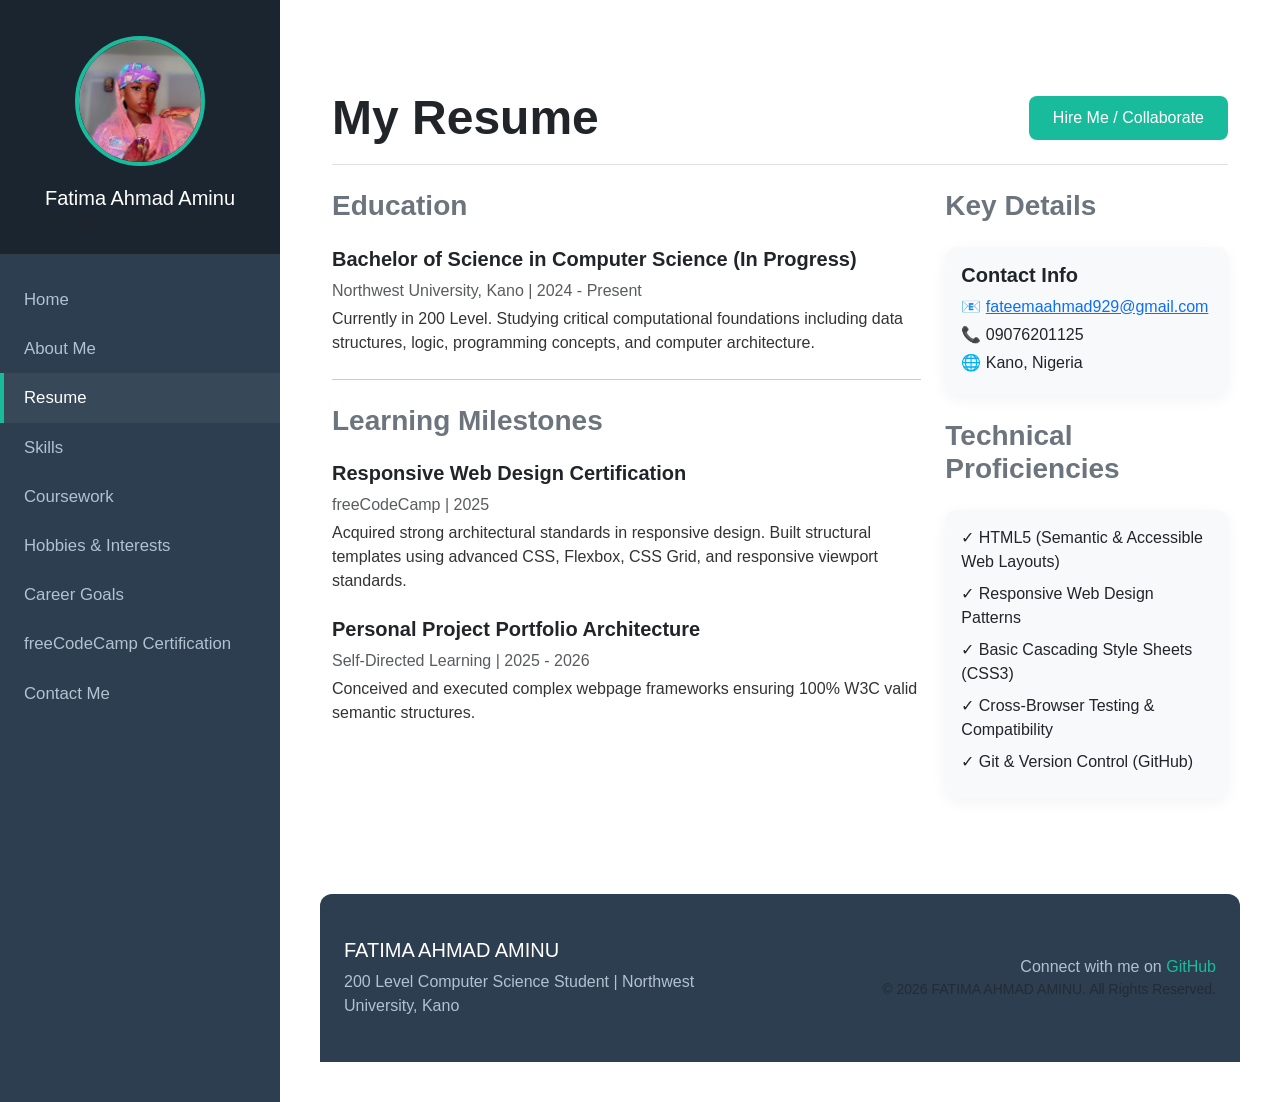
<file: resume.html>
<!DOCTYPE html>
<html lang="en">
<head>
    <meta charset="UTF-8">
    <meta name="viewport" content="width=device-width, initial-scale=1.0">
    <title>FATIMA AHMAD AMINU - Professional Portfolio</title>
    <!-- Bootstrap 5 CSS CDN -->
    <link href="https://cdn.jsdelivr.net/npm/bootstrap@5.3.2/dist/css/bootstrap.min.css" rel="stylesheet">
    <link rel="stylesheet" href="style.css">
    <script src="script.js" defer></script>
</head>
<body>

<div id="wrapper">
    <!-- Sidebar -->
    <nav id="sidebar">
        <div class="sidebar-header">
            <div class="profile-img-container pt-3">
                <img src="profile.jpg" alt="FATIMA AHMAD AMINU Profile Picture">
            </div>
            <h5 class="mt-2 mb-0 text-white font-weight-bold">Fatima Ahmad Aminu</h5>
            <small class="text-muted text-uppercase">Web Developer Aspirant</small>
        </div>

        <ul class="list-unstyled components">
            <li><a href="index.html">Home</a></li>
            <li><a href="about.html">About Me</a></li>
            <li><a href="resume.html">Resume</a></li>
            <li><a href="skills.html">Skills</a></li>
            <li><a href="coursework.html">Coursework</a></li>
            <li><a href="hobbies.html">Hobbies & Interests</a></li>
            <li><a href="goals.html">Career Goals</a></li>
            <li><a href="fcc_journey.html">freeCodeCamp Certification</a></li>
            <li><a href="contact.html">Contact Me</a></li>
        </ul>
    </nav>

    <!-- Page Content -->
    <div id="content">
        <!-- Top Responsive Bar -->
        <nav class="navbar navbar-expand-lg navbar-light bg-light d-lg-none mb-4 shadow-sm rounded">
            <div class="container-fluid">
                <button type="button" id="sidebarCollapse" class="btn btn-dark">
                    <span class="navbar-toggler-icon"></span> Menu
                </button>
                <span class="navbar-brand ms-3">FATIMA AHMAD AMINU</span>
            </div>
        </nav>

        <main>
            <section class="resume-section py-5">
    <div class="container">
        <div class="d-flex justify-content-between align-items-center border-bottom pb-3 mb-4 flex-wrap">
            <h2 class="display-5 fw-bold text-dark mb-0">My Resume</h2>
            <a href="contact.html" class="btn btn-custom my-2">Hire Me / Collaborate</a>
        </div>

        <div class="row">
            <!-- Left Column: Education & Experience -->
            <div class="col-lg-8">
                <h3 class="fw-bold text-secondary mb-4">Education</h3>
                
                <div class="mb-4">
                    <h4 class="h5 fw-bold text-dark">Bachelor of Science in Computer Science (In Progress)</h4>
                    <p class="text-muted mb-1">Northwest University, Kano | 2024 - Present</p>
                    <p>Currently in 200 Level. Studying critical computational foundations including data structures, logic, programming concepts, and computer architecture.</p>
                </div>

                <hr>

                <h3 class="fw-bold text-secondary my-4">Learning Milestones</h3>
                
                <div class="mb-4">
                    <h4 class="h5 fw-bold text-dark">Responsive Web Design Certification</h4>
                    <p class="text-muted mb-1">freeCodeCamp | 2025</p>
                    <p>Acquired strong architectural standards in responsive design. Built structural templates using advanced CSS, Flexbox, CSS Grid, and responsive viewport standards.</p>
                </div>

                <div class="mb-4">
                    <h4 class="h5 fw-bold text-dark">Personal Project Portfolio Architecture</h4>
                    <p class="text-muted mb-1">Self-Directed Learning | 2025 - 2026</p>
                    <p>Conceived and executed complex webpage frameworks ensuring 100% W3C valid semantic structures.</p>
                </div>
            </div>

            <!-- Right Column: Skills & Info -->
            <div class="col-lg-4">
                <h3 class="fw-bold text-secondary mb-4">Key Details</h3>
                <div class="card bg-light border-0 p-3 mb-4">
                    <h5 class="fw-bold">Contact Info</h5>
                    <p class="mb-1">📧 <a href="mailto:fateemaahmad929@gmail.com">fateemaahmad929@gmail.com</a></p>
                    <p class="mb-1">📞 09076201125</p>
                    <p class="mb-1">🌐 Kano, Nigeria</p>
                </div>

                <h3 class="fw-bold text-secondary mb-4">Technical Proficiencies</h3>
                <div class="card bg-light border-0 p-3">
                    <ul class="list-unstyled mb-0">
                        <li class="mb-2">✓ HTML5 (Semantic & Accessible Web Layouts)</li>
                        <li class="mb-2">✓ Responsive Web Design Patterns</li>
                        <li class="mb-2">✓ Basic Cascading Style Sheets (CSS3)</li>
                        <li class="mb-2">✓ Cross-Browser Testing & Compatibility</li>
                        <li class="mb-2">✓ Git & Version Control (GitHub)</li>
                    </ul>
                </div>
            </div>
        </div>
    </div>
</section>
        </main>

        <!-- Footer -->
        <footer class="text-center text-lg-start mt-5">
            <div class="container p-4">
                <div class="row align-items-center">
                    <div class="col-lg-6 col-md-12 mb-4 mb-md-0 text-center text-lg-start">
                        <h5 class="text-uppercase text-white">Fatima Ahmad Aminu</h5>
                        <p class="mb-0">200 Level Computer Science Student | Northwest University, Kano</p>
                    </div>
                    <div class="col-lg-6 col-md-12 text-center text-lg-end">
                        <p class="mb-0">Connect with me on <a href="https://github.com/fateemaahmad929-dot" target="_blank">GitHub</a></p>
                        <p class="small text-muted mb-0">&copy; 2026 FATIMA AHMAD AMINU. All Rights Reserved.</p>
                    </div>
                </div>
            </div>
        </footer>
    </div>
</div>

<!-- Bootstrap 5 Bundle JS with Popper -->
<script src="https://cdn.jsdelivr.net/npm/bootstrap@5.3.2/dist/js/bootstrap.bundle.min.js"></script>
</body>
</html>
</file>
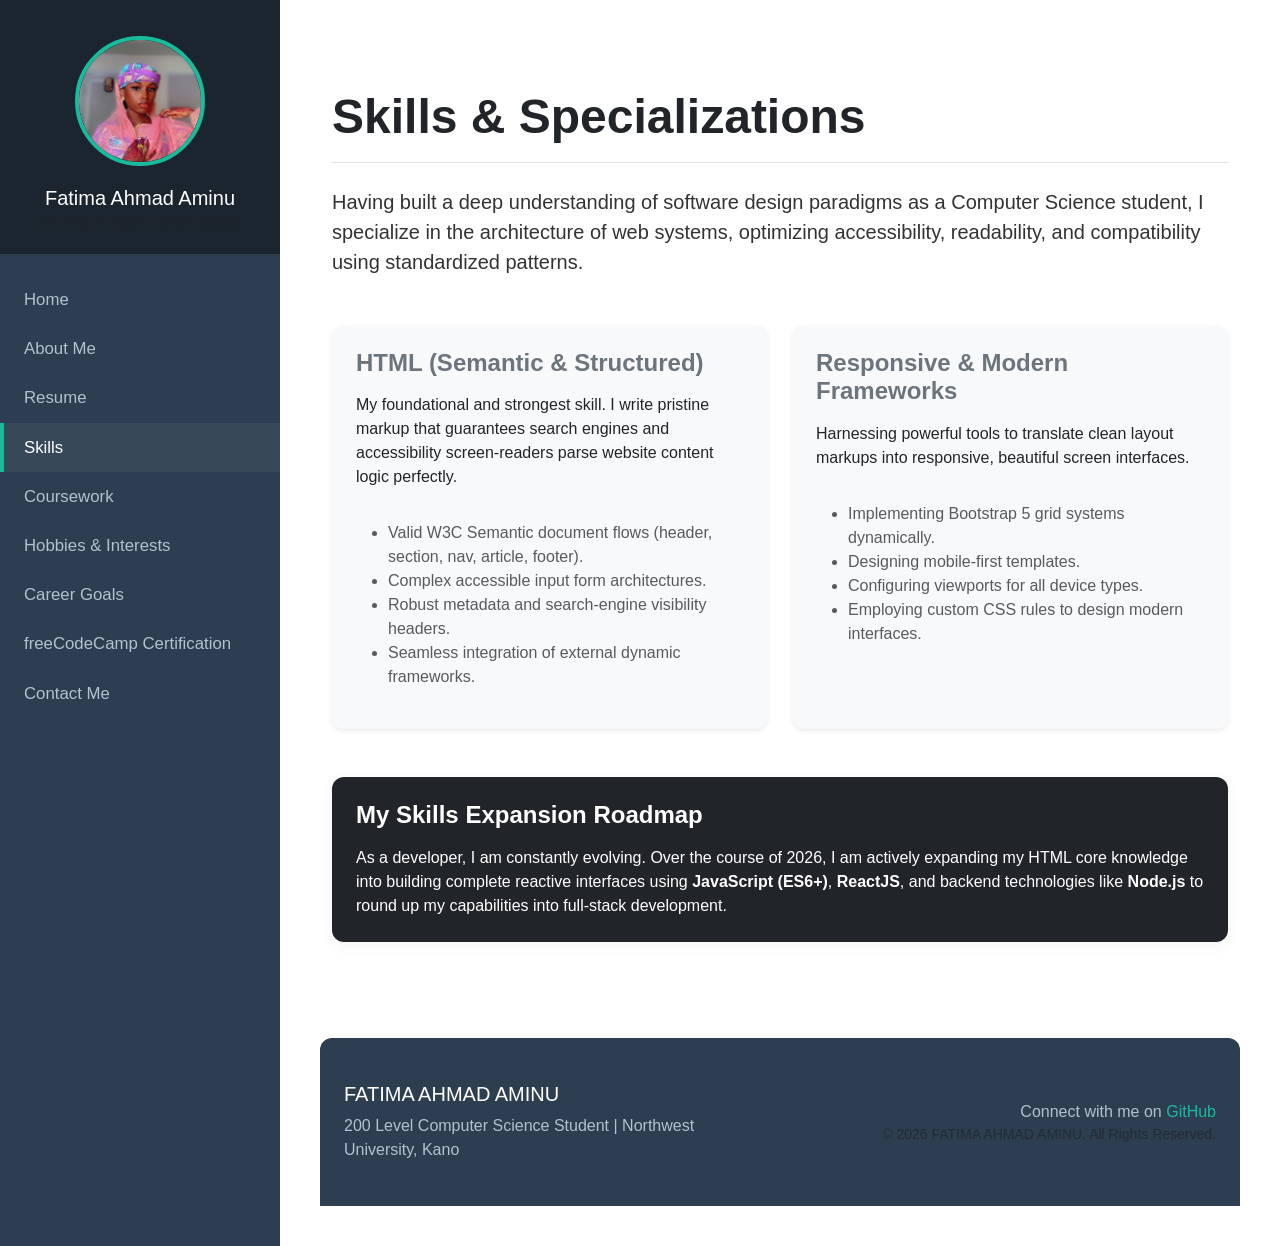
<file: skills.html>
<!DOCTYPE html>
<html lang="en">
<head>
    <meta charset="UTF-8">
    <meta name="viewport" content="width=device-width, initial-scale=1.0">
    <title>FATIMA AHMAD AMINU - Professional Portfolio</title>
    <!-- Bootstrap 5 CSS CDN -->
    <link href="https://cdn.jsdelivr.net/npm/bootstrap@5.3.2/dist/css/bootstrap.min.css" rel="stylesheet">
    <link rel="stylesheet" href="style.css">
    <script src="script.js" defer></script>
</head>
<body>

<div id="wrapper">
    <!-- Sidebar -->
    <nav id="sidebar">
        <div class="sidebar-header">
            <div class="profile-img-container pt-3">
                <img src="profile.jpg" alt="FATIMA AHMAD AMINU Profile Picture">
            </div>
            <h5 class="mt-2 mb-0 text-white font-weight-bold">Fatima Ahmad Aminu</h5>
            <small class="text-muted text-uppercase">Web Developer Aspirant</small>
        </div>

        <ul class="list-unstyled components">
            <li><a href="index.html">Home</a></li>
            <li><a href="about.html">About Me</a></li>
            <li><a href="resume.html">Resume</a></li>
            <li><a href="skills.html">Skills</a></li>
            <li><a href="coursework.html">Coursework</a></li>
            <li><a href="hobbies.html">Hobbies & Interests</a></li>
            <li><a href="goals.html">Career Goals</a></li>
            <li><a href="fcc_journey.html">freeCodeCamp Certification</a></li>
            <li><a href="contact.html">Contact Me</a></li>
        </ul>
    </nav>

    <!-- Page Content -->
    <div id="content">
        <!-- Top Responsive Bar -->
        <nav class="navbar navbar-expand-lg navbar-light bg-light d-lg-none mb-4 shadow-sm rounded">
            <div class="container-fluid">
                <button type="button" id="sidebarCollapse" class="btn btn-dark">
                    <span class="navbar-toggler-icon"></span> Menu
                </button>
                <span class="navbar-brand ms-3">FATIMA AHMAD AMINU</span>
            </div>
        </nav>

        <main>
            <section class="skills-section py-5">
    <div class="container">
        <h2 class="display-5 fw-bold text-dark border-bottom pb-3 mb-4">Skills & Specializations</h2>
        
        <p class="lead mb-5">
            Having built a deep understanding of software design paradigms as a Computer Science student, I specialize in the architecture of web systems, optimizing accessibility, readability, and compatibility using standardized patterns.
        </p>

        <div class="row">
            <!-- Core Skill Column -->
            <div class="col-md-6 mb-4">
                <div class="card h-100 p-4 border-0 bg-light shadow-sm">
                    <h3 class="h4 fw-bold text-secondary mb-3">HTML (Semantic & Structured)</h3>
                    <p>My foundational and strongest skill. I write pristine markup that guarantees search engines and accessibility screen-readers parse website content logic perfectly.</p>
                    <ul class="text-muted mt-3">
                        <li>Valid W3C Semantic document flows (header, section, nav, article, footer).</li>
                        <li>Complex accessible input form architectures.</li>
                        <li>Robust metadata and search-engine visibility headers.</li>
                        <li>Seamless integration of external dynamic frameworks.</li>
                    </ul>
                </div>
            </div>

            <!-- Supporting Tech Column -->
            <div class="col-md-6 mb-4">
                <div class="card h-100 p-4 border-0 bg-light shadow-sm">
                    <h3 class="h4 fw-bold text-secondary mb-3">Responsive & Modern Frameworks</h3>
                    <p>Harnessing powerful tools to translate clean layout markups into responsive, beautiful screen interfaces.</p>
                    <ul class="text-muted mt-3">
                        <li>Implementing Bootstrap 5 grid systems dynamically.</li>
                        <li>Designing mobile-first templates.</li>
                        <li>Configuring viewports for all device types.</li>
                        <li>Employing custom CSS rules to design modern interfaces.</li>
                    </ul>
                </div>
            </div>
        </div>

        <!-- Roadmap / Learning Goals -->
        <div class="row mt-4">
            <div class="col-12">
                <div class="card p-4 border-0 text-white bg-dark">
                    <h3 class="h4 fw-bold mb-3">My Skills Expansion Roadmap</h3>
                    <p class="mb-0">As a developer, I am constantly evolving. Over the course of 2026, I am actively expanding my HTML core knowledge into building complete reactive interfaces using <strong>JavaScript (ES6+)</strong>, <strong>ReactJS</strong>, and backend technologies like <strong>Node.js</strong> to round up my capabilities into full-stack development.</p>
                </div>
            </div>
        </div>
    </div>
</section>
        </main>

        <!-- Footer -->
        <footer class="text-center text-lg-start mt-5">
            <div class="container p-4">
                <div class="row align-items-center">
                    <div class="col-lg-6 col-md-12 mb-4 mb-md-0 text-center text-lg-start">
                        <h5 class="text-uppercase text-white">Fatima Ahmad Aminu</h5>
                        <p class="mb-0">200 Level Computer Science Student | Northwest University, Kano</p>
                    </div>
                    <div class="col-lg-6 col-md-12 text-center text-lg-end">
                        <p class="mb-0">Connect with me on <a href="https://github.com/fateemaahmad929-dot" target="_blank">GitHub</a></p>
                        <p class="small text-muted mb-0">&copy; 2026 FATIMA AHMAD AMINU. All Rights Reserved.</p>
                    </div>
                </div>
            </div>
        </footer>
    </div>
</div>

<!-- Bootstrap 5 Bundle JS with Popper -->
<script src="https://cdn.jsdelivr.net/npm/bootstrap@5.3.2/dist/js/bootstrap.bundle.min.js"></script>
</body>
</html>
</file>
<file: style.css>
:root {
    --primary-color: #2c3e50;
    --secondary-color: #18bc9c;
    --dark-color: #2c3e50;
    --light-color: #f8f9fa;
    --accent-color: #e74c3c;
    --sidebar-width: 280px;
    --font-family: 'Segoe UI', Tahoma, Geneva, Verdana, sans-serif;
}

body {
    font-family: var(--font-family);
    background-color: #f4f6f9;
    color: #333;
    overflow-x: hidden;
}

/* Sidebar Navigation Layout */
#wrapper {
    display: flex;
    width: 100%;
    align-items: stretch;
    min-height: 100vh;
}

#sidebar {
    min-width: var(--sidebar-width);
    max-width: var(--sidebar-width);
    background: var(--dark-color);
    color: #fff;
    transition: all 0.3s;
    z-index: 999;
}

#sidebar .sidebar-header {
    padding: 20px;
    background: #1a252f;
    text-align: center;
    border-bottom: 1px solid rgba(255,255,255,0.1);
}

#sidebar ul.components {
    padding: 20px 0;
}

#sidebar ul li a {
    padding: 12px 20px;
    font-size: 1.05em;
    display: block;
    color: #b3c1d1;
    text-decoration: none;
    transition: all 0.2s ease;
    border-left: 4px solid transparent;
}

#sidebar ul li a:hover, #sidebar ul li.active > a {
    color: #fff;
    background: rgba(255,255,255,0.05);
    border-left: 4px solid var(--secondary-color);
}

#content {
    width: 100%;
    padding: 40px;
    min-height: 100vh;
    transition: all 0.3s;
    background: #ffffff;
}

/* Navbar Toggle for Mobile */
#sidebarCollapse {
    display: none;
}

/* Header & Card Customizations */
.profile-img-container {
    text-align: center;
    margin-bottom: 20px;
}

.profile-img-container img {
    width: 130px;
    height: 130px;
    border-radius: 50%;
    border: 4px solid var(--secondary-color);
    object-fit: cover;
}

.card {
    border: none;
    box-shadow: 0 4px 15px rgba(0,0,0,0.05);
    border-radius: 12px;
    transition: transform 0.3s;
}

.card:hover {
    transform: translateY(-5px);
}

.btn-custom {
    background-color: var(--secondary-color);
    color: white;
    border: none;
    padding: 10px 24px;
    border-radius: 8px;
    transition: all 0.3s;
}

.btn-custom:hover {
    background-color: #128f76;
    color: white;
}

/* Footer Styling */
footer {
    background: var(--dark-color);
    color: #b3c1d1;
    padding: 20px 0;
    margin-top: 50px;
    border-radius: 12px 12px 0 0;
}

footer a {
    color: var(--secondary-color);
    text-decoration: none;
}

footer a:hover {
    color: #fff;
}

/* Responsive Rules */
@media (max-width: 991.98px) {
    #sidebar {
        margin-left: calc(-1 * var(--sidebar-width));
    }
    #sidebar.active {
        margin-left: 0;
    }
    #sidebarCollapse {
        display: block;
    }
    #content {
        padding: 20px;
    }
}
</file>
